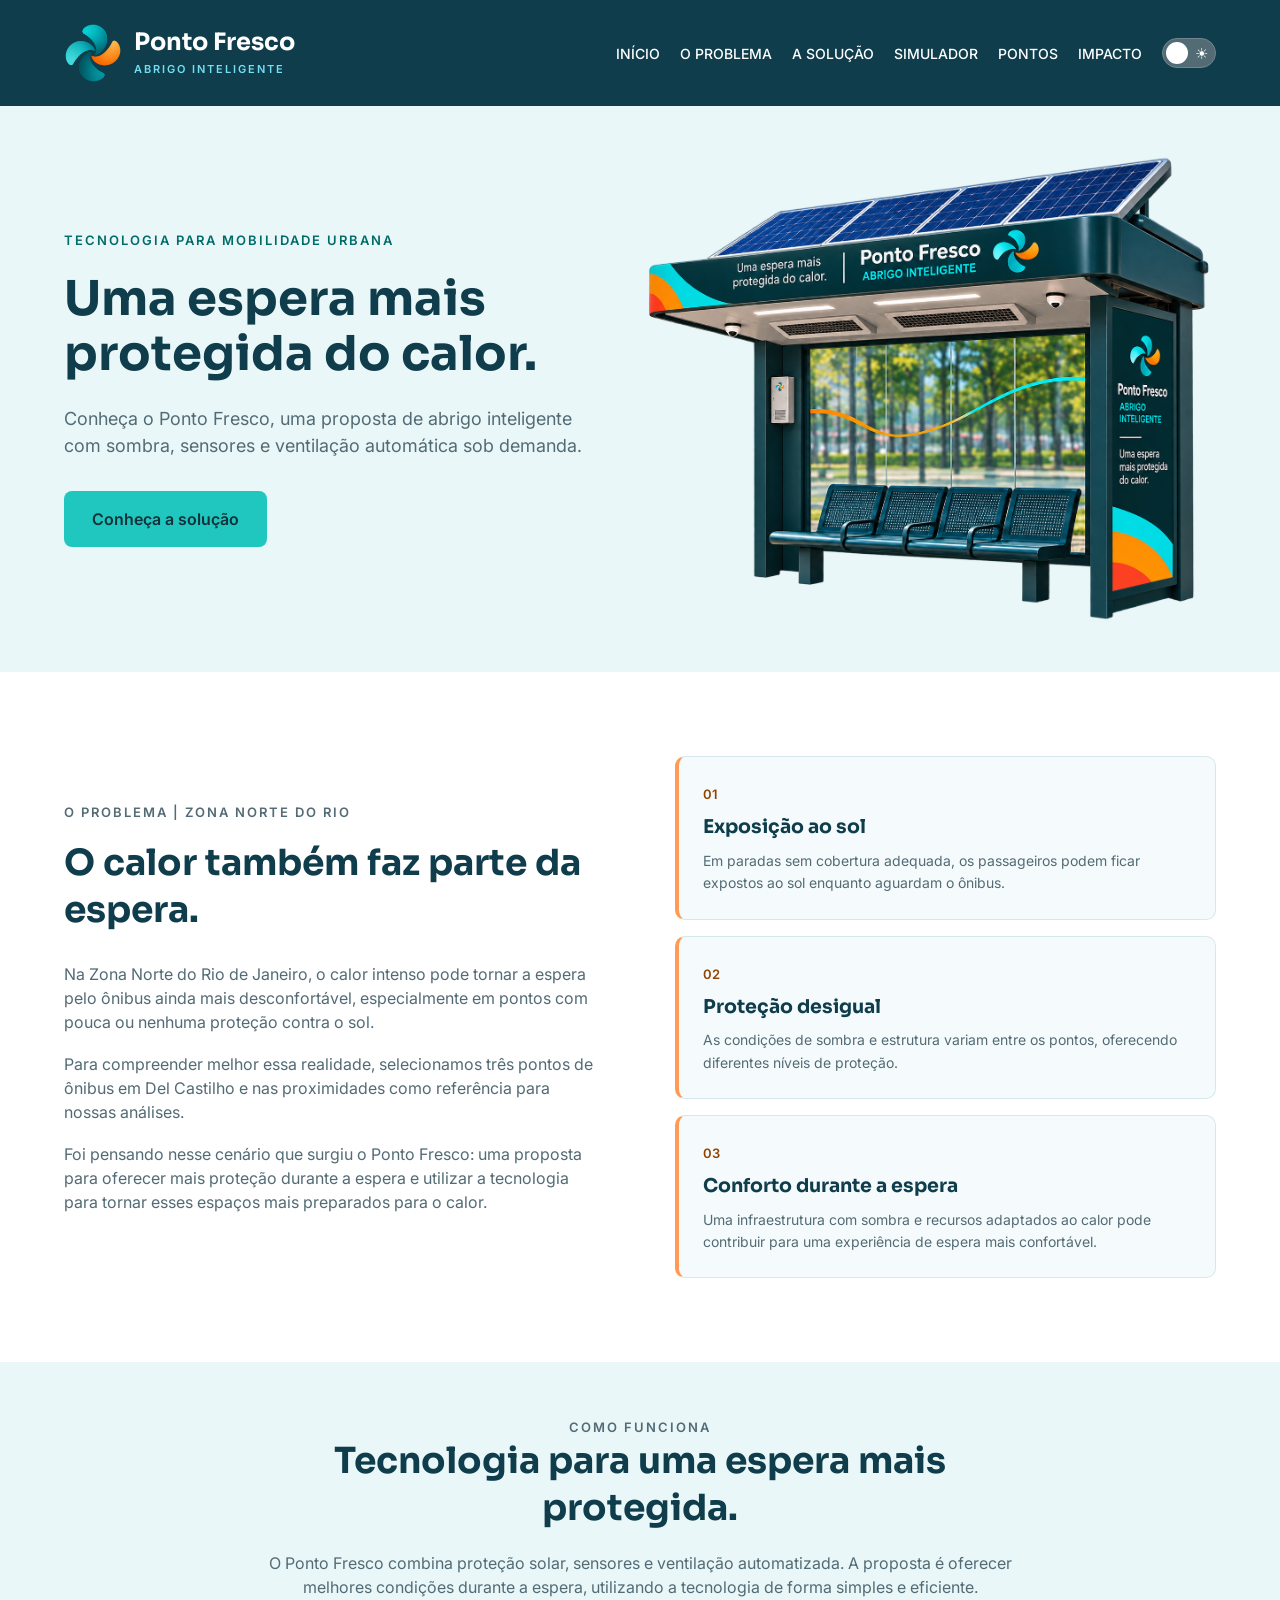
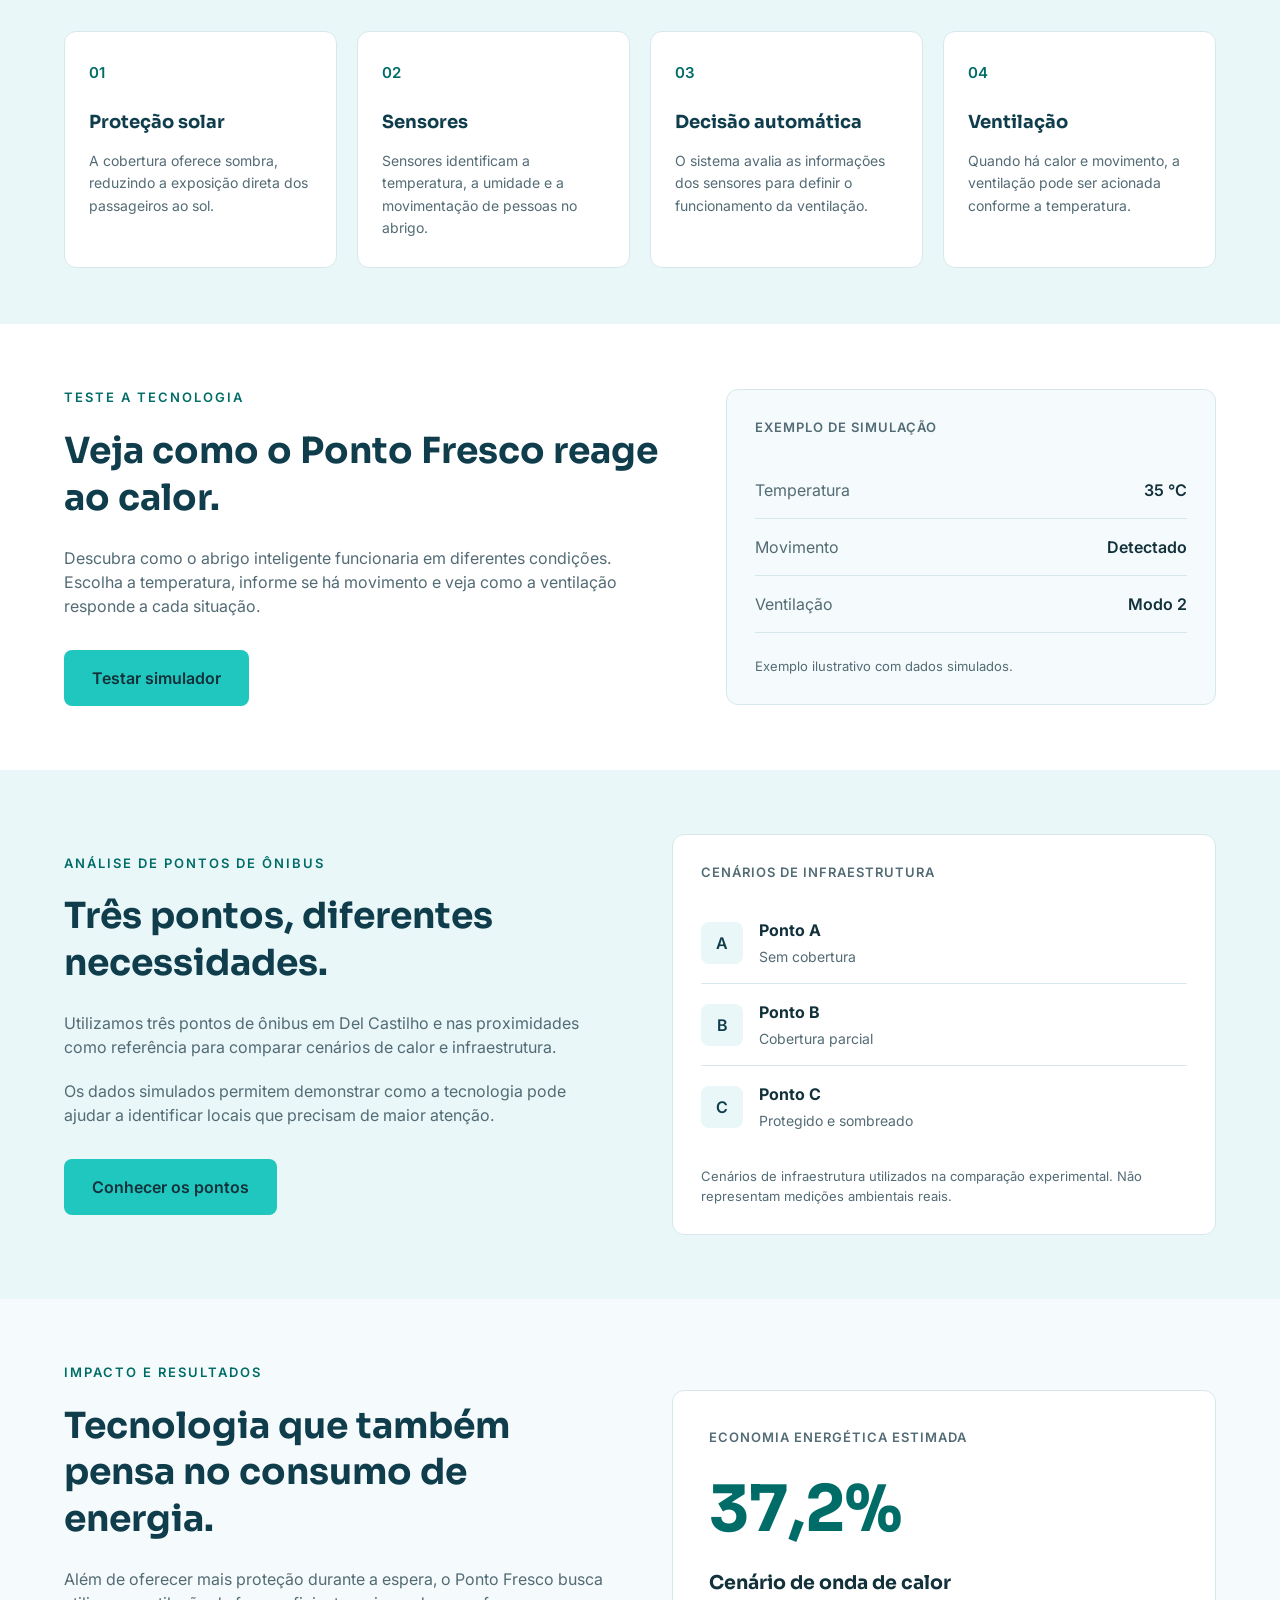
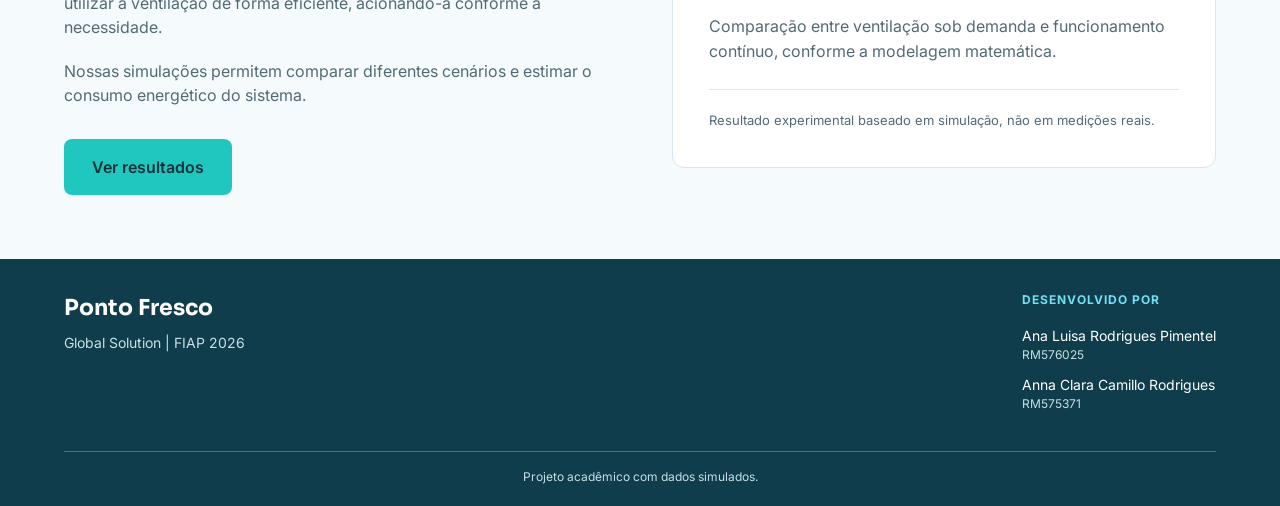
<file: frontend-webdev/index.html>
<!doctype html>
<html lang="pt-BR">
  <head>
    <meta charset="UTF-8" />
    <meta name="viewport" content="width=device-width, initial-scale=1.0" />
    <title>Ponto Fresco | Abrigo Inteligente</title>
    <link rel="preconnect" href="https://fonts.googleapis.com" />
    <link rel="preconnect" href="https://fonts.gstatic.com" crossorigin />
    <link
      href="https://fonts.googleapis.com/css2?family=Inter:wght@400;500;600&family=Sora:wght@600;700&display=swap"
      rel="stylesheet"
    />

    <link rel="stylesheet" href="css/style.css" />
  </head>
  <body>
    <header>
      <div class="container cabecalho">
        <a href="index.html" class="marca">
          <img
            src="assets/images/logo-ponto-fresco.png"
            alt="Símbolo do Ponto Fresco"
            class="logo"
          />

          <div class="marca-textos">
            <strong>Ponto Fresco</strong>
            <span>ABRIGO INTELIGENTE</span>
          </div>
        </a>

        <nav>
          <ul>
            <li><a href="index.html">INÍCIO</a></li>
            <li><a href="#problema">O PROBLEMA</a></li>
            <li><a href="#solucao">A SOLUÇÃO</a></li>
            <li><a href="html/simulador.html">SIMULADOR</a></li>
            <li><a href="html/pontos.html">PONTOS</a></li>
            <li><a href="html/resultados.html">IMPACTO</a></li>
            <li>
              <button
                type="button"
                id="botao-tema"
                class="botao-tema"
                aria-label="Ativar modo escuro"
                aria-pressed="false"
              >
                <span class="icone-sol" aria-hidden="true">☀</span>
                <span class="icone-lua" aria-hidden="true">☾</span>
                <span class="circulo-tema" aria-hidden="true"></span>
              </button>
            </li>
          </ul>
        </nav>
      </div>
    </header>

    <main>
      <section class="hero">
        <div class="container hero-conteudo">
          <div class="hero-texto">
            <p class="hero-etiqueta">TECNOLOGIA PARA MOBILIDADE URBANA</p>

            <h1>Uma espera mais protegida do calor.</h1>

            <p class="hero-descricao">
              Conheça o Ponto Fresco, uma proposta de abrigo inteligente com
              sombra, sensores e ventilação automática sob demanda.
            </p>

            <a href="#solucao" class="botao-principal"> Conheça a solução </a>
          </div>

          <figure class="hero-visual">
            <img
              src="assets/images/abrigo-ponto-fresco.png"
              alt="Representação conceitual do abrigo inteligente Ponto Fresco"
            />
          </figure>
        </div>
      </section>

      <section id="problema" class="problema">
        <div class="container problema-conteudo">
          <div class="problema-texto">
            <p class="problema-etiqueta">O PROBLEMA | ZONA NORTE DO RIO</p>

            <h2>O calor também faz parte da espera.</h2>

            <p>
              Na Zona Norte do Rio de Janeiro, o calor intenso pode tornar a
              espera pelo ônibus ainda mais desconfortável, especialmente em
              pontos com pouca ou nenhuma proteção contra o sol.
            </p>

            <p>
              Para compreender melhor essa realidade, selecionamos três pontos
              de ônibus em Del Castilho e nas proximidades como referência para
              nossas análises.
            </p>

            <p>
              Foi pensando nesse cenário que surgiu o Ponto Fresco: uma proposta
              para oferecer mais proteção durante a espera e utilizar a
              tecnologia para tornar esses espaços mais preparados para o calor.
            </p>
          </div>

          <div class="problema-cards">
            <article class="problema-card">
              <span>01</span>
              <h3>Exposição ao sol</h3>
              <p>
                Em paradas sem cobertura adequada, os passageiros podem ficar
                expostos ao sol enquanto aguardam o ônibus.
              </p>
            </article>

            <article class="problema-card">
              <span>02</span>
              <h3>Proteção desigual</h3>
              <p>
                As condições de sombra e estrutura variam entre os pontos,
                oferecendo diferentes níveis de proteção.
              </p>
            </article>

            <article class="problema-card">
              <span>03</span>
              <h3>Conforto durante a espera</h3>
              <p>
                Uma infraestrutura com sombra e recursos adaptados ao calor pode
                contribuir para uma experiência de espera mais confortável.
              </p>
            </article>
          </div>
        </div>
      </section>

      <section id="solucao" class="solucao">
        <div class="container">
          <div class="solucao-introducao">
            <p class="solucao-etiqueta">COMO FUNCIONA</p>

            <h2>Tecnologia para uma espera mais protegida.</h2>

            <p>
              O Ponto Fresco combina proteção solar, sensores e ventilação
              automatizada. A proposta é oferecer melhores condições durante a
              espera, utilizando a tecnologia de forma simples e eficiente.
            </p>
          </div>

          <div class="solucao-etapas">
            <article class="solucao-card">
              <span>01</span>
              <h3>Proteção solar</h3>
              <p>
                A cobertura oferece sombra, reduzindo a exposição direta dos
                passageiros ao sol.
              </p>
            </article>

            <article class="solucao-card">
              <span>02</span>
              <h3>Sensores</h3>
              <p>
                Sensores identificam a temperatura, a umidade e a movimentação
                de pessoas no abrigo.
              </p>
            </article>

            <article class="solucao-card">
              <span>03</span>
              <h3>Decisão automática</h3>
              <p>
                O sistema avalia as informações dos sensores para definir o
                funcionamento da ventilação.
              </p>
            </article>

            <article class="solucao-card">
              <span>04</span>
              <h3>Ventilação</h3>
              <p>
                Quando há calor e movimento, a ventilação pode ser acionada
                conforme a temperatura.
              </p>
            </article>
          </div>
        </div>
      </section>

      <section id="simulador" class="chamada-simulador">
        <div class="container simulador-conteudo">
          <div class="simulador-texto">
            <p class="simulador-etiqueta">TESTE A TECNOLOGIA</p>

            <h2>Veja como o Ponto Fresco reage ao calor.</h2>

            <p class="simulador-descricao">
              Descubra como o abrigo inteligente funcionaria em diferentes
              condições. Escolha a temperatura, informe se há movimento e veja
              como a ventilação responde a cada situação.
            </p>

            <a href="html/simulador.html" class="botao-principal">
              Testar simulador
            </a>
          </div>

          <div class="simulador-previa">
            <p class="simulador-previa-titulo">EXEMPLO DE SIMULAÇÃO</p>

            <div class="simulador-linha">
              <span>Temperatura</span>
              <strong>35 °C</strong>
            </div>

            <div class="simulador-linha">
              <span>Movimento</span>
              <strong>Detectado</strong>
            </div>

            <div class="simulador-linha">
              <span>Ventilação</span>
              <strong>Modo 2</strong>
            </div>

            <p class="simulador-aviso">
              Exemplo ilustrativo com dados simulados.
            </p>
          </div>
        </div>
      </section>

      <section id="comparador" class="chamada-pontos">
        <div class="container pontos-conteudo">
          <div class="pontos-texto">
            <p class="pontos-etiqueta">ANÁLISE DE PONTOS DE ÔNIBUS</p>

            <h2>Três pontos, diferentes necessidades.</h2>

            <p class="pontos-descricao">
              Utilizamos três pontos de ônibus em Del Castilho e nas
              proximidades como referência para comparar cenários de calor e
              infraestrutura.
            </p>

            <p class="pontos-descricao">
              Os dados simulados permitem demonstrar como a tecnologia pode
              ajudar a identificar locais que precisam de maior atenção.
            </p>

            <a href="html/pontos.html" class="botao-principal">
              Conhecer os pontos
            </a>
          </div>

          <div class="pontos-previa">
            <p class="pontos-previa-titulo">CENÁRIOS DE INFRAESTRUTURA</p>

            <div class="ponto-linha">
              <span class="ponto-letra">A</span>

              <div class="ponto-detalhe">
                <strong>Ponto A</strong>
                <span>Sem cobertura</span>
              </div>
            </div>

            <div class="ponto-linha">
              <span class="ponto-letra">B</span>

              <div class="ponto-detalhe">
                <strong>Ponto B</strong>
                <span>Cobertura parcial</span>
              </div>
            </div>

            <div class="ponto-linha">
              <span class="ponto-letra">C</span>

              <div class="ponto-detalhe">
                <strong>Ponto C</strong>
                <span>Protegido e sombreado</span>
              </div>
            </div>

            <p class="pontos-aviso">
              Cenários de infraestrutura utilizados na comparação experimental.
              Não representam medições ambientais reais.
            </p>
          </div>
        </div>
      </section>

      <section id="impacto" class="chamada-impacto">
        <div class="container impacto-conteudo">
          <div class="impacto-texto">
            <p class="impacto-etiqueta">IMPACTO E RESULTADOS</p>

            <h2>Tecnologia que também pensa no consumo de energia.</h2>

            <p class="impacto-descricao">
              Além de oferecer mais proteção durante a espera, o Ponto Fresco
              busca utilizar a ventilação de forma eficiente, acionando-a
              conforme a necessidade.
            </p>

            <p class="impacto-descricao">
              Nossas simulações permitem comparar diferentes cenários e estimar
              o consumo energético do sistema.
            </p>

            <a href="html/resultados.html" class="botao-principal">
              Ver resultados
            </a>
          </div>

          <div class="impacto-indicador">
            <p class="impacto-indicador-titulo">ECONOMIA ENERGÉTICA ESTIMADA</p>

            <strong class="impacto-numero"> 37,2% </strong>

            <h3>Cenário de onda de calor</h3>

            <p>
              Comparação entre ventilação sob demanda e funcionamento contínuo,
              conforme a modelagem matemática.
            </p>

            <p class="impacto-aviso">
              Resultado experimental baseado em simulação, não em medições
              reais.
            </p>
          </div>
        </div>
      </section>
    </main>

    <footer>
      <div class="container">
        <div class="rodape-conteudo">
          <div class="rodape-projeto">
            <h3>Ponto Fresco</h3>
            <p>Global Solution | FIAP 2026</p>
          </div>

          <div class="rodape-integrantes">
            <h3>DESENVOLVIDO POR</h3>

            <p>
              Ana Luisa Rodrigues Pimentel
              <span>RM576025</span>
            </p>

            <p>
              Anna Clara Camillo Rodrigues
              <span>RM575371</span>
            </p>
          </div>
        </div>

        <div class="rodape-final">
          <p>Projeto acadêmico com dados simulados.</p>
        </div>
      </div>
    </footer>

    <script src="js/tema.js"></script>
  </body>
</html>
</file>
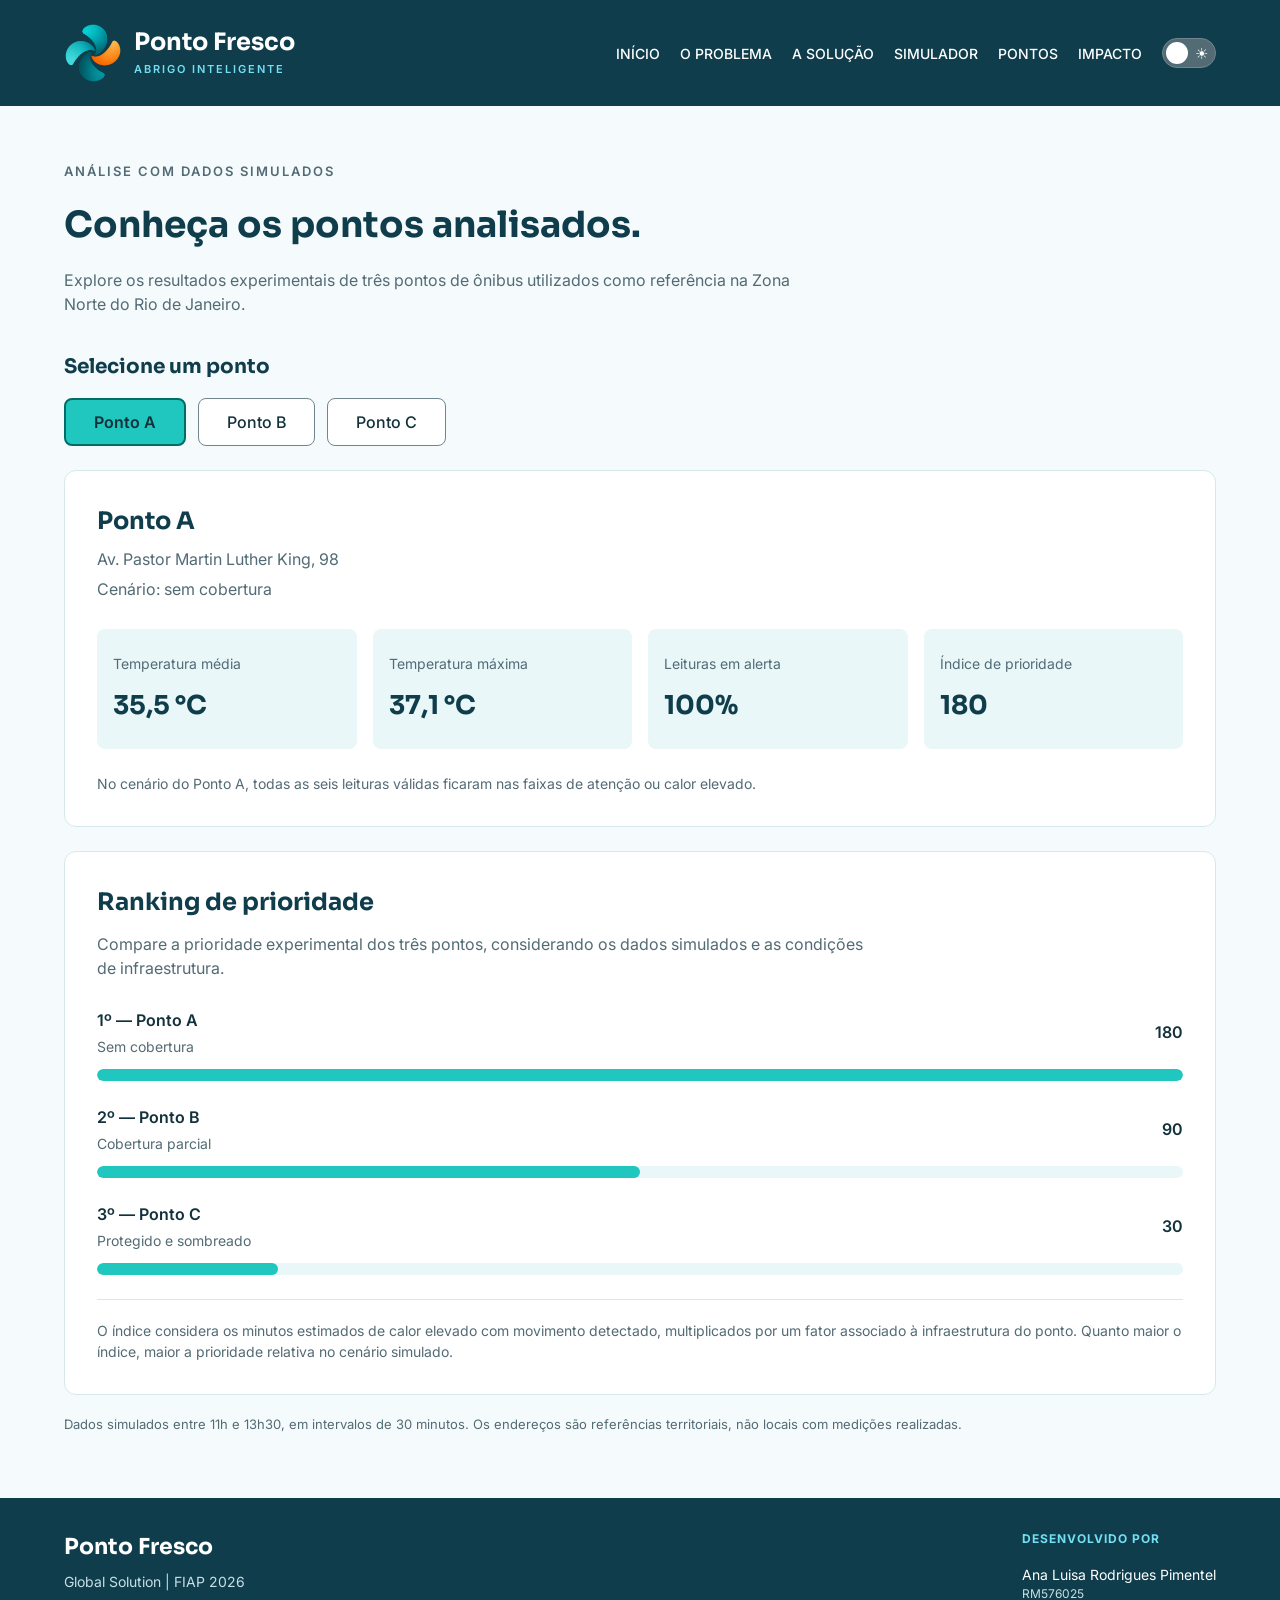
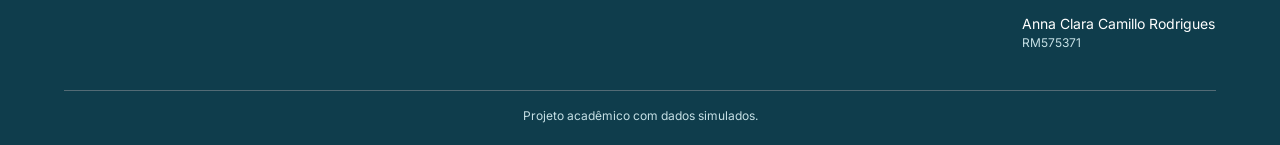
<file: frontend-webdev/html/pontos.html>
<!doctype html>
<html lang="pt-BR">
  <head>
    <meta charset="UTF-8" />
    <meta name="viewport" content="width=device-width, initial-scale=1.0" />
    <title>Pontos analisados | Ponto Fresco</title>
    <link rel="preconnect" href="https://fonts.googleapis.com" />
    <link rel="preconnect" href="https://fonts.gstatic.com" crossorigin />
    <link
      href="https://fonts.googleapis.com/css2?family=Inter:wght@400;500;600&family=Sora:wght@600;700&display=swap"
      rel="stylesheet"
    />

    <link rel="stylesheet" href="../css/style.css" />
  </head>
  <body>
    <header>
      <div class="container cabecalho">
        <a href="../index.html" class="marca">
          <img
            src="../assets/images/logo-ponto-fresco.png"
            alt="Símbolo do Ponto Fresco"
            class="logo"
          />

          <div class="marca-textos">
            <strong>Ponto Fresco</strong>
            <span>ABRIGO INTELIGENTE</span>
          </div>
        </a>

        <nav>
          <ul>
            <li><a href="../index.html">INÍCIO</a></li>
            <li><a href="../index.html#problema"> O PROBLEMA </a></li>
            <li><a href="../index.html#solucao"> A SOLUÇÃO </a></li>
            <li><a href="simulador.html">SIMULADOR</a></li>
            <li><a href="pontos.html">PONTOS</a></li>
            <li><a href="resultados.html">IMPACTO</a></li>
            <li>
              <button
                type="button"
                id="botao-tema"
                class="botao-tema"
                aria-label="Ativar modo escuro"
                aria-pressed="false"
              >
                <span class="icone-sol" aria-hidden="true">☀</span>
                <span class="icone-lua" aria-hidden="true">☾</span>
                <span class="circulo-tema" aria-hidden="true"></span>
              </button>
            </li>
          </ul>
        </nav>
      </div>
    </header>

    <main>
      <section class="pagina-pontos">
        <div class="container">
          <!-- INTRODUÇÃO -->

          <div class="analise-introducao">
            <p class="analise-etiqueta">ANÁLISE COM DADOS SIMULADOS</p>

            <h1>Conheça os pontos analisados.</h1>

            <p>
              Explore os resultados experimentais de três pontos de ônibus
              utilizados como referência na Zona Norte do Rio de Janeiro.
            </p>
          </div>

          <!-- SELEÇÃO DOS PONTOS -->

          <div class="seletor-pontos">
            <h2>Selecione um ponto</h2>

            <div
              class="botoes-pontos"
              role="group"
              aria-label="Selecionar ponto de ônibus"
            >
              <button
                type="button"
                class="botao-ponto ativo"
                value="A"
                aria-pressed="true"
              >
                Ponto A
              </button>

              <button
                type="button"
                class="botao-ponto"
                value="B"
                aria-pressed="false"
              >
                Ponto B
              </button>

              <button
                type="button"
                class="botao-ponto"
                value="C"
                aria-pressed="false"
              >
                Ponto C
              </button>
            </div>
          </div>

          <!-- RESULTADOS DO PONTO -->

          <article class="painel-ponto">
            <div class="painel-ponto-cabecalho">
              <h2 id="ponto-nome">Ponto A</h2>

              <p id="ponto-endereco">Av. Pastor Martin Luther King, 98</p>

              <p id="ponto-cobertura">Cenário: sem cobertura</p>
            </div>

            <div class="indicadores-ponto">
              <div class="indicador-ponto">
                <span>Temperatura média</span>
                <strong id="ponto-media"> 35,5 °C </strong>
              </div>

              <div class="indicador-ponto">
                <span>Temperatura máxima</span>
                <strong id="ponto-maxima"> 37,1 °C </strong>
              </div>

              <div class="indicador-ponto">
                <span>Leituras em alerta</span>
                <strong id="ponto-alertas"> 100% </strong>
              </div>

              <div class="indicador-ponto">
                <span>Índice de prioridade</span>
                <strong id="ponto-prioridade"> 180 </strong>
              </div>
            </div>

            <p class="ponto-observacao" id="ponto-observacao">
              No cenário do Ponto A, todas as seis leituras válidas ficaram nas
              faixas de atenção ou calor elevado.
            </p>
          </article>

          <!-- RANKING DE PRIORIDADE -->

          <div class="ranking-pontos">
            <div class="ranking-introducao">
              <h2>Ranking de prioridade</h2>

              <p>
                Compare a prioridade experimental dos três pontos, considerando
                os dados simulados e as condições de infraestrutura.
              </p>
            </div>

            <ol class="ranking-lista">
              <li class="ranking-item">
                <div class="ranking-topo">
                  <div>
                    <strong>1º — Ponto A</strong>
                    <span>Sem cobertura</span>
                  </div>

                  <strong>180</strong>
                </div>

                <div class="ranking-trilha">
                  <div class="ranking-barra ranking-a"></div>
                </div>
              </li>

              <li class="ranking-item">
                <div class="ranking-topo">
                  <div>
                    <strong>2º — Ponto B</strong>
                    <span>Cobertura parcial</span>
                  </div>

                  <strong>90</strong>
                </div>

                <div class="ranking-trilha">
                  <div class="ranking-barra ranking-b"></div>
                </div>
              </li>

              <li class="ranking-item">
                <div class="ranking-topo">
                  <div>
                    <strong>3º — Ponto C</strong>
                    <span>Protegido e sombreado</span>
                  </div>

                  <strong>30</strong>
                </div>

                <div class="ranking-trilha">
                  <div class="ranking-barra ranking-c"></div>
                </div>
              </li>
            </ol>

            <p class="ranking-explicacao">
              O índice considera os minutos estimados de calor elevado com
              movimento detectado, multiplicados por um fator associado à
              infraestrutura do ponto. Quanto maior o índice, maior a prioridade
              relativa no cenário simulado.
            </p>
          </div>

          <p class="analise-aviso">
            Dados simulados entre 11h e 13h30, em intervalos de 30 minutos. Os
            endereços são referências territoriais, não locais com medições
            realizadas.
          </p>
        </div>
      </section>
    </main>

    <footer>
      <div class="container">
        <div class="rodape-conteudo">
          <div class="rodape-projeto">
            <h3>Ponto Fresco</h3>
            <p>Global Solution | FIAP 2026</p>
          </div>

          <div class="rodape-integrantes">
            <h3>DESENVOLVIDO POR</h3>

            <p>
              Ana Luisa Rodrigues Pimentel
              <span>RM576025</span>
            </p>

            <p>
              Anna Clara Camillo Rodrigues
              <span>RM575371</span>
            </p>
          </div>
        </div>

        <div class="rodape-final">
          <p>Projeto acadêmico com dados simulados.</p>
        </div>
      </div>
    </footer>

    <script src="../js/pontos.js"></script>
    <script src="../js/tema.js"></script>
  </body>
</html>
</file>
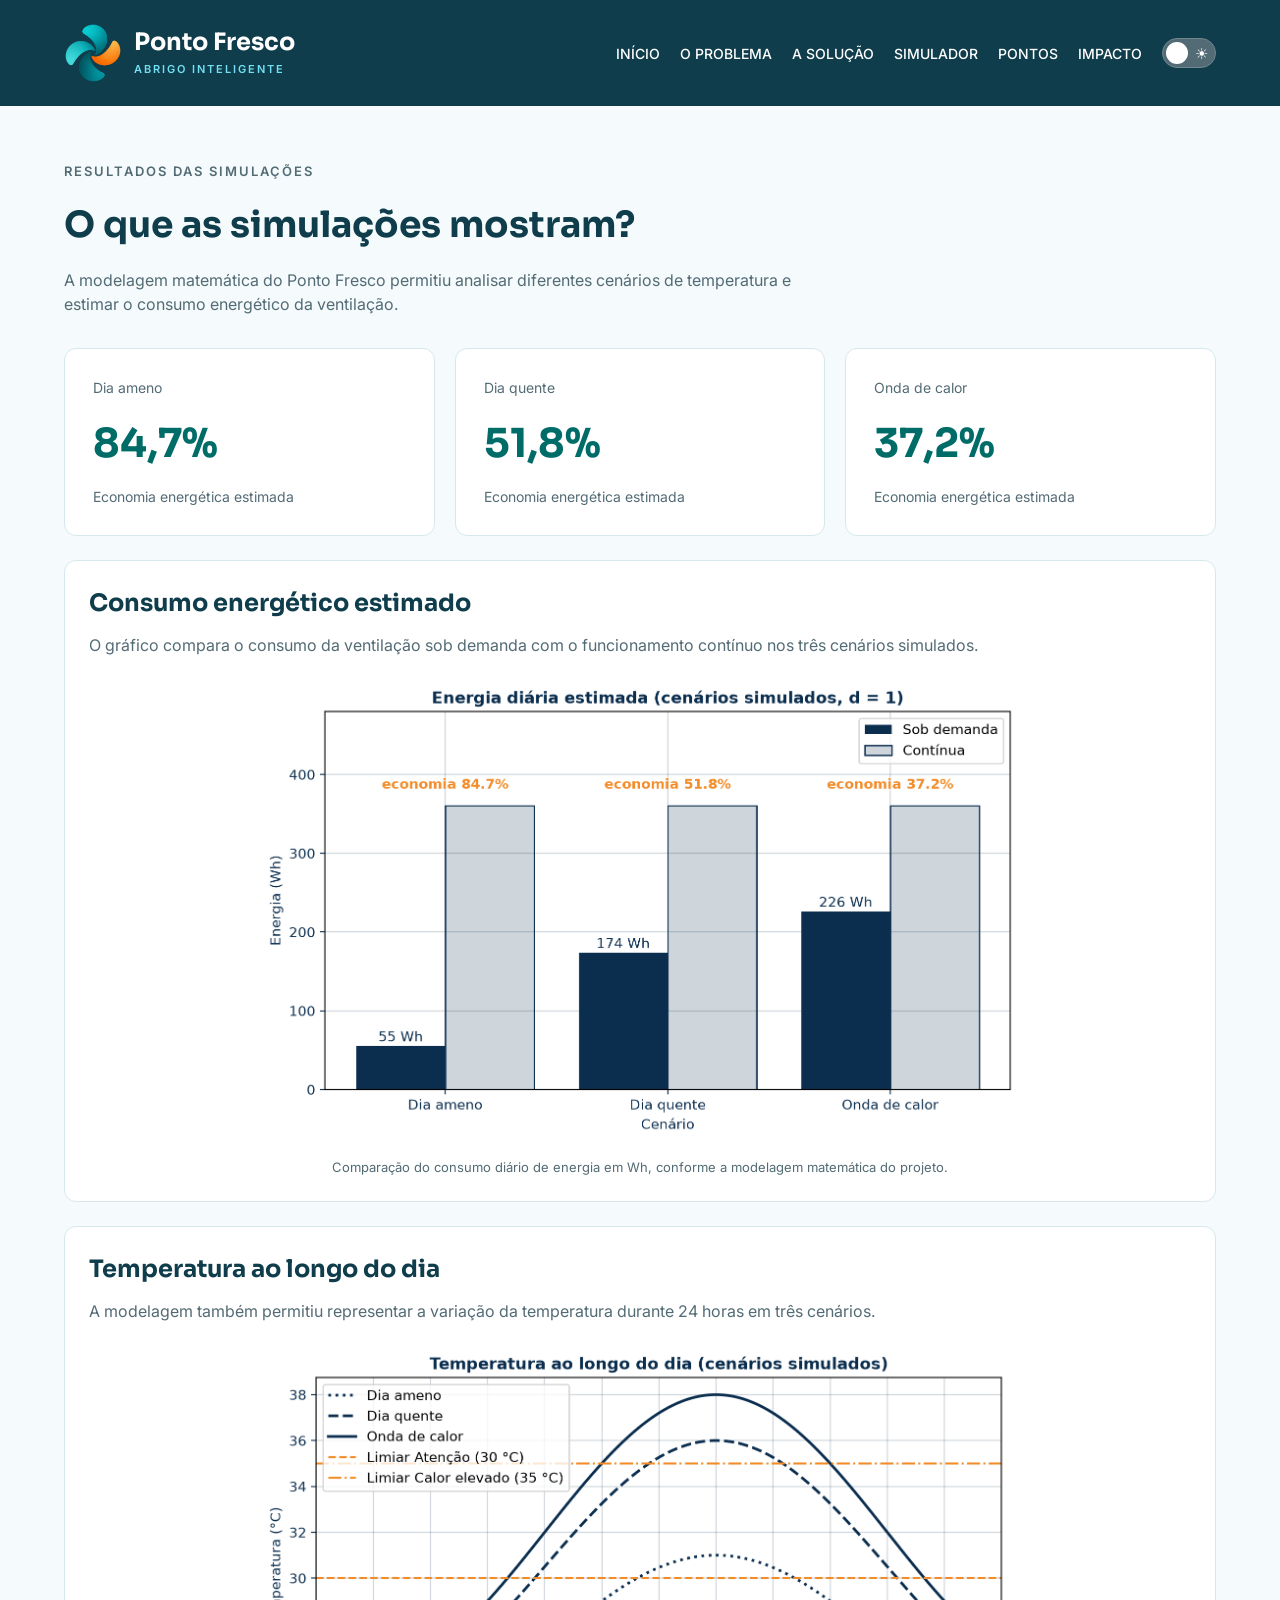
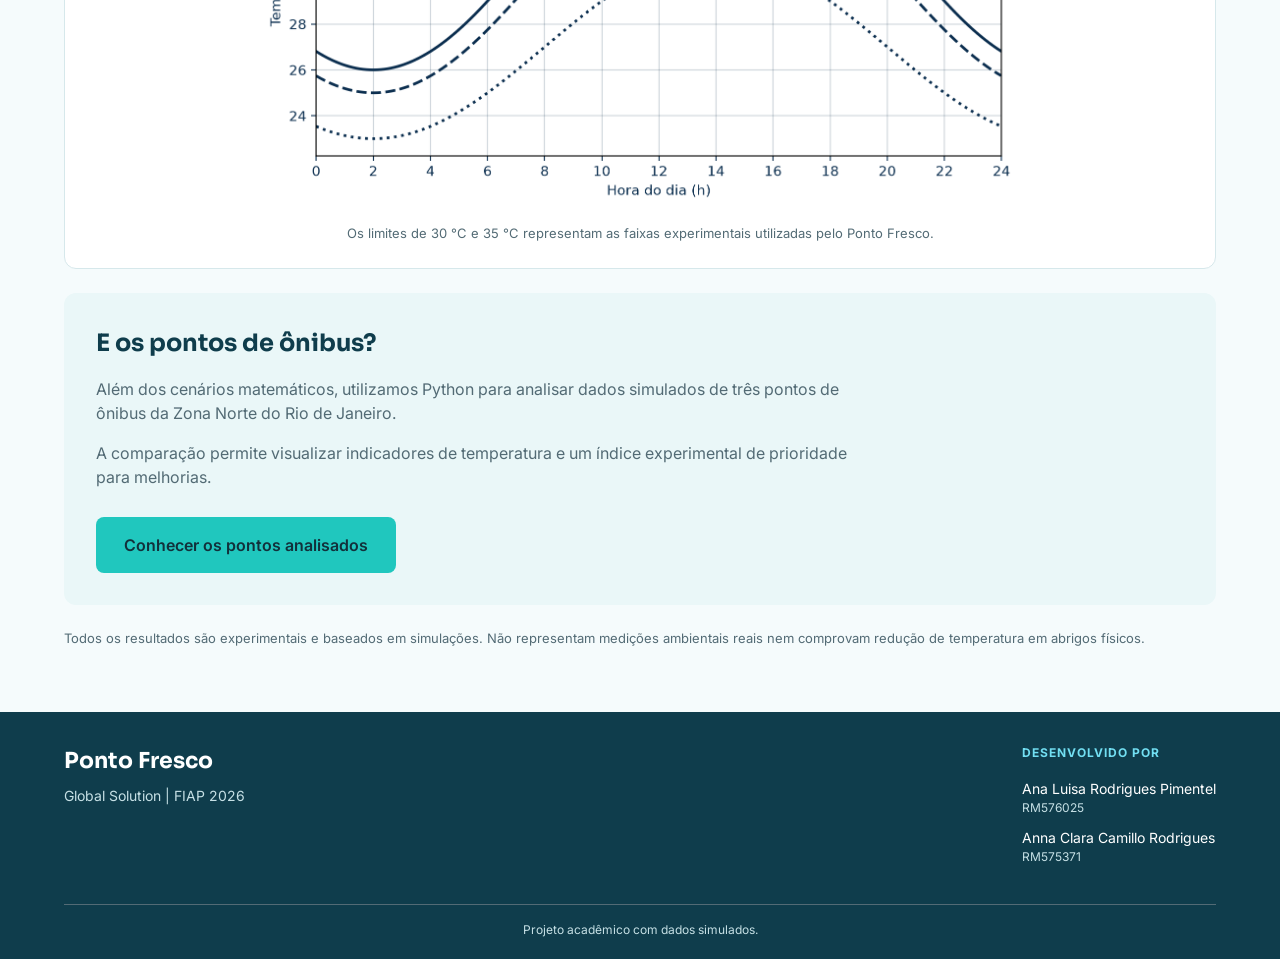
<file: frontend-webdev/html/resultados.html>
<!doctype html>
<html lang="pt-BR">
  <head>
    <meta charset="UTF-8" />
    <meta name="viewport" content="width=device-width, initial-scale=1.0" />
    <title>Resultados | Ponto Fresco</title>
    <link rel="preconnect" href="https://fonts.googleapis.com" />
    <link rel="preconnect" href="https://fonts.gstatic.com" crossorigin />
    <link
      href="https://fonts.googleapis.com/css2?family=Inter:wght@400;500;600&family=Sora:wght@600;700&display=swap"
      rel="stylesheet"
    />

    <link rel="stylesheet" href="../css/style.css" />
  </head>
  <body>
    <header>
      <div class="container cabecalho">
        <a href="../index.html" class="marca">
          <img
            src="../assets/images/logo-ponto-fresco.png"
            alt="Símbolo do Ponto Fresco"
            class="logo"
          />

          <div class="marca-textos">
            <strong>Ponto Fresco</strong>
            <span>ABRIGO INTELIGENTE</span>
          </div>
        </a>

        <nav>
          <ul>
            <li><a href="../index.html">INÍCIO</a></li>
            <li><a href="../index.html#problema"> O PROBLEMA </a></li>
            <li><a href="../index.html#solucao"> A SOLUÇÃO </a></li>
            <li><a href="simulador.html">SIMULADOR</a></li>
            <li><a href="pontos.html">PONTOS</a></li>
            <li><a href="resultados.html">IMPACTO</a></li>
            <li>
              <button
                type="button"
                id="botao-tema"
                class="botao-tema"
                aria-label="Ativar modo escuro"
                aria-pressed="false"
              >
                <span class="icone-sol" aria-hidden="true">☀</span>
                <span class="icone-lua" aria-hidden="true">☾</span>
                <span class="circulo-tema" aria-hidden="true"></span>
              </button>
            </li>
          </ul>
        </nav>
      </div>
    </header>

    <main>
      <section class="pagina-resultados">
        <div class="container">
          <!-- INTRODUÇÃO -->

          <div class="resultados-introducao">
            <p class="resultados-etiqueta">RESULTADOS DAS SIMULAÇÕES</p>

            <h1>O que as simulações mostram?</h1>

            <p>
              A modelagem matemática do Ponto Fresco permitiu analisar
              diferentes cenários de temperatura e estimar o consumo energético
              da ventilação.
            </p>
          </div>

          <!-- INDICADORES DE ECONOMIA -->

          <div class="resultados-resumo">
            <article class="resultado-indicador">
              <span>Dia ameno</span>
              <strong>84,7%</strong>
              <p>Economia energética estimada</p>
            </article>

            <article class="resultado-indicador">
              <span>Dia quente</span>
              <strong>51,8%</strong>
              <p>Economia energética estimada</p>
            </article>

            <article class="resultado-indicador">
              <span>Onda de calor</span>
              <strong>37,2%</strong>
              <p>Economia energética estimada</p>
            </article>
          </div>

          <!-- GRÁFICO DE ENERGIA -->

          <div class="resultados-grafico">
            <h2>Consumo energético estimado</h2>

            <p>
              O gráfico compara o consumo da ventilação sob demanda com o
              funcionamento contínuo nos três cenários simulados.
            </p>

            <figure>
              <img
                src="../assets/images/graficos/4_energia_cenarios.png"
                alt="Gráfico comparativo do consumo energético da ventilação sob demanda e contínua nos cenários de dia ameno, dia quente e onda de calor."
              />

              <figcaption>
                Comparação do consumo diário de energia em Wh, conforme a
                modelagem matemática do projeto.
              </figcaption>
            </figure>
          </div>

          <!-- GRÁFICO DE TEMPERATURA -->

          <div class="resultados-grafico">
            <h2>Temperatura ao longo do dia</h2>

            <p>
              A modelagem também permitiu representar a variação da temperatura
              durante 24 horas em três cenários.
            </p>

            <figure>
              <img
                src="../assets/images/graficos/1_temperatura_cenarios.png"
                alt="Gráfico da temperatura ao longo de 24 horas nos cenários de dia ameno, dia quente e onda de calor, com limites de 30 e 35 graus Celsius."
              />

              <figcaption>
                Os limites de 30 °C e 35 °C representam as faixas experimentais
                utilizadas pelo Ponto Fresco.
              </figcaption>
            </figure>
          </div>

          <!-- RELAÇÃO COM PYTHON -->

          <div class="resultados-conclusao">
            <h2>E os pontos de ônibus?</h2>

            <p>
              Além dos cenários matemáticos, utilizamos Python para analisar
              dados simulados de três pontos de ônibus da Zona Norte do Rio de
              Janeiro.
            </p>

            <p>
              A comparação permite visualizar indicadores de temperatura e um
              índice experimental de prioridade para melhorias.
            </p>

            <a href="pontos.html" class="botao-principal">
              Conhecer os pontos analisados
            </a>
          </div>

          <p class="resultados-aviso">
            Todos os resultados são experimentais e baseados em simulações. Não
            representam medições ambientais reais nem comprovam redução de
            temperatura em abrigos físicos.
          </p>
        </div>
      </section>
    </main>

    <footer>
      <div class="container">
        <div class="rodape-conteudo">
          <div class="rodape-projeto">
            <h3>Ponto Fresco</h3>
            <p>Global Solution | FIAP 2026</p>
          </div>

          <div class="rodape-integrantes">
            <h3>DESENVOLVIDO POR</h3>

            <p>
              Ana Luisa Rodrigues Pimentel
              <span>RM576025</span>
            </p>

            <p>
              Anna Clara Camillo Rodrigues
              <span>RM575371</span>
            </p>
          </div>
        </div>

        <div class="rodape-final">
          <p>Projeto acadêmico com dados simulados.</p>
        </div>
      </div>
    </footer>

    <script src="../js/tema.js"></script>
  </body>
</html>
</file>
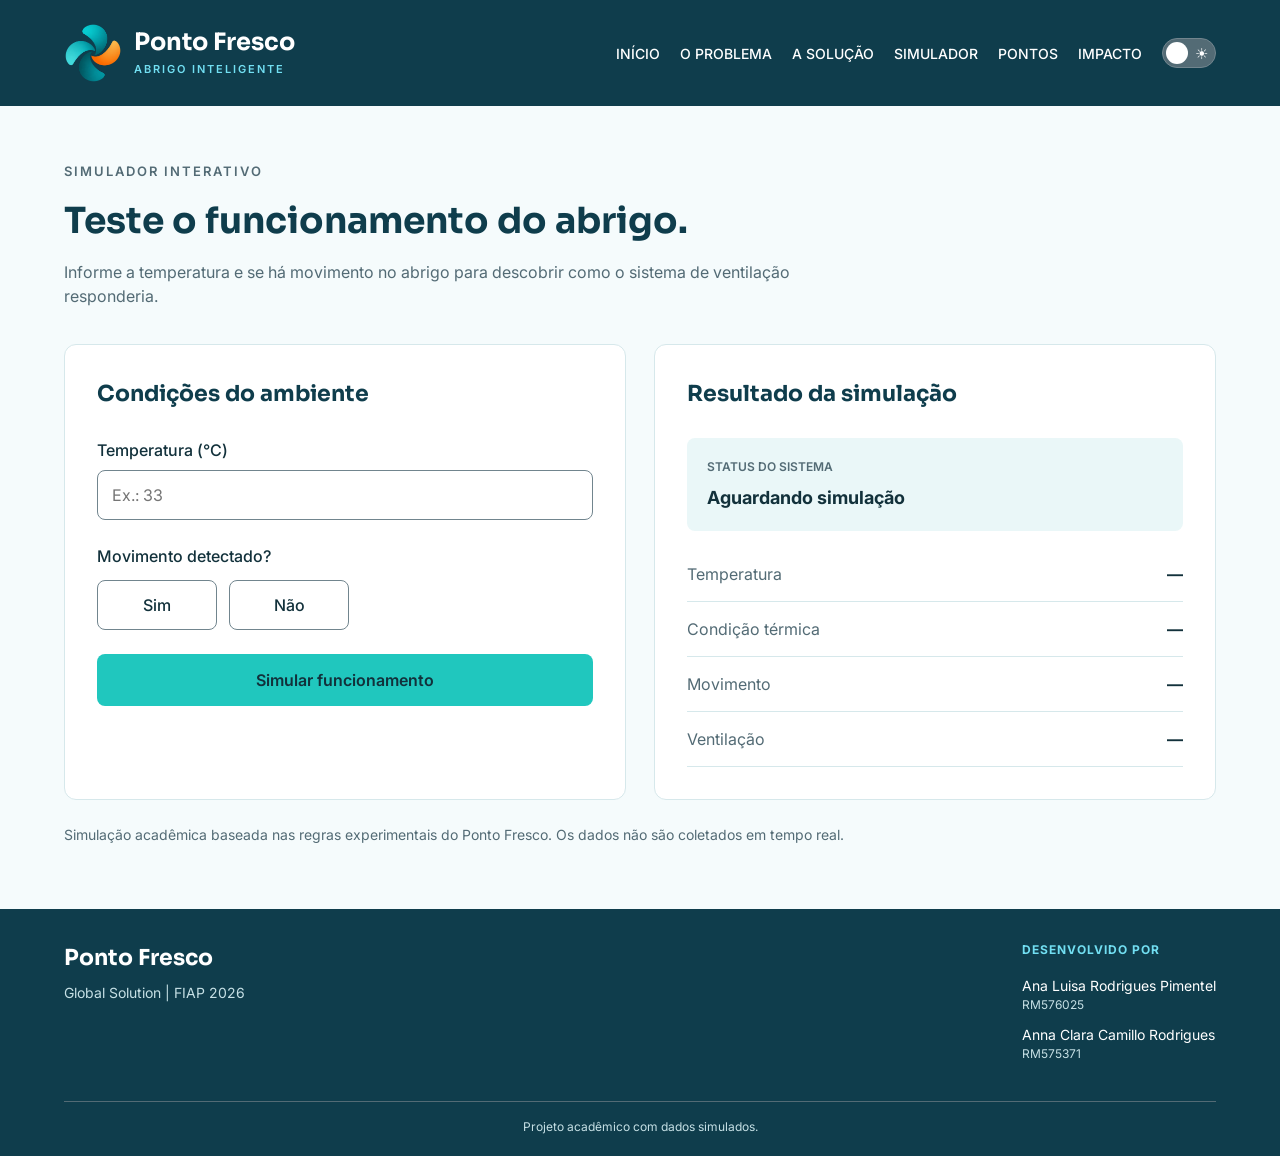
<file: frontend-webdev/html/simulador.html>
<!doctype html>
<html lang="pt-BR">
  <head>
    <meta charset="UTF-8" />
    <meta name="viewport" content="width=device-width, initial-scale=1.0" />
    <title>Simulador | Ponto Fresco</title>
    <link rel="preconnect" href="https://fonts.googleapis.com" />
    <link rel="preconnect" href="https://fonts.gstatic.com" crossorigin />
    <link
      href="https://fonts.googleapis.com/css2?family=Inter:wght@400;500;600&family=Sora:wght@600;700&display=swap"
      rel="stylesheet"
    />

    <link rel="stylesheet" href="../css/style.css" />
  </head>
  <body>
    <header>
      <div class="container cabecalho">
        <a href="../index.html" class="marca">
          <img
            src="../assets/images/logo-ponto-fresco.png"
            alt="Símbolo do Ponto Fresco"
            class="logo"
          />

          <div class="marca-textos">
            <strong>Ponto Fresco</strong>
            <span>ABRIGO INTELIGENTE</span>
          </div>
        </a>

        <nav>
          <ul>
            <li><a href="../index.html">INÍCIO</a></li>
            <li><a href="../index.html#problema"> O PROBLEMA </a></li>
            <li><a href="../index.html#solucao"> A SOLUÇÃO </a></li>
            <li><a href="simulador.html">SIMULADOR</a></li>
            <li><a href="pontos.html">PONTOS</a></li>
            <li><a href="resultados.html">IMPACTO</a></li>
            <li>
              <button
                type="button"
                id="botao-tema"
                class="botao-tema"
                aria-label="Ativar modo escuro"
                aria-pressed="false"
              >
                <span class="icone-sol" aria-hidden="true">☀</span>
                <span class="icone-lua" aria-hidden="true">☾</span>
                <span class="circulo-tema" aria-hidden="true"></span>
              </button>
            </li>
          </ul>
        </nav>
      </div>
    </header>

    <main>
      <section class="pagina-simulador">
        <div class="container">
          <div class="simulador-introducao">
            <p class="simulador-pagina-etiqueta">SIMULADOR INTERATIVO</p>

            <h1>Teste o funcionamento do abrigo.</h1>

            <p>
              Informe a temperatura e se há movimento no abrigo para descobrir
              como o sistema de ventilação responderia.
            </p>
          </div>

          <div class="simulador-layout">
            <!-- FORMULÁRIO -->

            <div class="simulador-painel">
              <h2>Condições do ambiente</h2>

              <form id="form-simulador" novalidate>
                <div class="campo-simulador">
                  <label for="temperatura"> Temperatura (°C) </label>

                  <input
                    type="number"
                    id="temperatura"
                    name="temperatura"
                    min="0"
                    max="60"
                    step="0.1"
                    placeholder="Ex.: 33"
                    required
                  />
                </div>

                <div class="campo-simulador">
                  <fieldset class="grupo-movimento">
                    <legend>Movimento detectado?</legend>

                    <div class="opcoes-movimento">
                      <label class="opcao-movimento">
                        <input
                          type="radio"
                          name="movimento"
                          value="sim"
                          required
                        />
                        <span>Sim</span>
                      </label>

                      <label class="opcao-movimento">
                        <input
                          type="radio"
                          name="movimento"
                          value="nao"
                          required
                        />
                        <span>Não</span>
                      </label>
                    </div>
                  </fieldset>
                </div>

                <button
                  type="button"
                  id="botao-simular"
                  class="botao-principal simulador-botao"
                >
                  Simular funcionamento
                </button>

                <p id="mensagem-erro" class="simulador-erro" role="alert"></p>
              </form>
            </div>

            <!-- RESULTADO -->

            <div class="simulador-painel">
              <h2>Resultado da simulação</h2>

              <div
                class="simulador-status"
                id="resultado-simulacao"
                aria-live="polite"
              >
                <span>STATUS DO SISTEMA</span>

                <strong id="status-sistema"> Aguardando simulação </strong>
              </div>

              <div class="simulador-dado">
                <span>Temperatura</span>
                <strong id="resultado-temperatura">—</strong>
              </div>

              <div class="simulador-dado">
                <span>Condição térmica</span>
                <strong id="resultado-condicao">—</strong>
              </div>

              <div class="simulador-dado">
                <span>Movimento</span>
                <strong id="resultado-movimento">—</strong>
              </div>

              <div class="simulador-dado">
                <span>Ventilação</span>
                <strong id="resultado-ventilacao">—</strong>
              </div>
            </div>
          </div>

          <p class="simulador-observacao">
            Simulação acadêmica baseada nas regras experimentais do Ponto
            Fresco. Os dados não são coletados em tempo real.
          </p>
        </div>
      </section>
    </main>

    <footer>
      <div class="container">
        <div class="rodape-conteudo">
          <div class="rodape-projeto">
            <h3>Ponto Fresco</h3>
            <p>Global Solution | FIAP 2026</p>
          </div>

          <div class="rodape-integrantes">
            <h3>DESENVOLVIDO POR</h3>

            <p>
              Ana Luisa Rodrigues Pimentel
              <span>RM576025</span>
            </p>

            <p>
              Anna Clara Camillo Rodrigues
              <span>RM575371</span>
            </p>
          </div>
        </div>

        <div class="rodape-final">
          <p>Projeto acadêmico com dados simulados.</p>
        </div>
      </div>
    </footer>

    <script src="../js/simulador.js"></script>
    <script src="../js/tema.js"></script>
  </body>
</html>
</file>
<file: frontend-webdev/css/style.css>
/* CONFIGURAÇÕES GERAIS */

* {
  margin: 0;
  padding: 0;
  box-sizing: border-box;
}

body {
  font-family: "Inter", sans-serif;
  font-size: 16px;
  line-height: 1.5;
  background-color: #f5fbfc;
  color: #12313b;
}

.container {
  max-width: 1200px;
  margin: 0 auto;
  padding: 0 24px;
}

a {
  text-decoration: none;
}

h1,
h2 {
  font-family: "Sora", sans-serif;
  font-weight: 700;
}

/* CABEÇALHO */

header {
  background-color: #0f3d4c;
  color: #ffffff;
}

.cabecalho {
  display: flex;
  align-items: center;
  justify-content: space-between;
  gap: 32px;
  padding-top: 24px;
  padding-bottom: 24px;
}

/* LOGO E IDENTIDADE */

.marca {
  display: flex;
  align-items: center;
  gap: 12px;
  color: #ffffff;
}

.logo {
  width: 58px;
  height: 58px;
  object-fit: contain;
}

.marca-textos {
  display: flex;
  flex-direction: column;
  gap: 4px;
}

.marca-textos strong {
  font-family: "Sora", sans-serif;
  font-size: 24px;
  line-height: 1.2;
}

.marca-textos span {
  font-size: 11px;
  font-weight: 600;
  letter-spacing: 2px;
  color: #72dff2;
}

nav ul {
  display: flex;
  align-items: center;
  flex-wrap: wrap;
  gap: 20px;
  list-style: none;
}

nav ul li {
  display: flex;
  align-items: center;
}

nav a {
  display: flex;
  align-items: center;
  min-height: 30px;
  color: #ffffff;
  font-size: 14px;
  font-weight: 500;
}

nav a:hover {
  color: #72dff2;
}

a:focus-visible {
  outline: 3px solid #006c68;
  outline-offset: 4px;
}

header a:focus-visible {
  outline-color: #72dff2;
}

/* BOTÃO CLARO E ESCURO */

.botao-tema {
  position: relative;
  display: block;
  width: 54px;
  height: 30px;
  padding: 0;
  border: 1px solid #71858e;
  border-radius: 30px;
  background-color: #536b75;
  cursor: pointer;
}

/* CÍRCULO DO SELETOR */

.circulo-tema {
  position: absolute;
  top: 3px;
  left: 3px;
  width: 22px;
  height: 22px;
  background-color: #ffffff;
  border-radius: 50%;
  z-index: 1;
  transition: transform 0.2s;
}

/* ÍCONES DE SOL E LUA */

.icone-sol,
.icone-lua {
  position: absolute;
  top: 50%;
  transform: translateY(-50%);
  color: #ffffff;
  font-size: 15px;
  line-height: 1;
}

.icone-sol {
  right: 7px;
}

.icone-lua {
  left: 7px;
}

/* BOTÃO NO MODO ESCURO */

body.tema-escuro .botao-tema {
  background-color: #091e26;
}

body.tema-escuro .circulo-tema {
  transform: translateX(24px);
}

/* NAVEGAÇÃO POR TECLADO */

.botao-tema:focus-visible {
  outline: 3px solid #72dff2;
  outline-offset: 3px;
}

/* HERO */

.hero {
  background-color: #eaf7f8;
  padding: 50px 0;
}

.hero-conteudo {
  display: grid;
  grid-template-columns: 1fr 1.05fr;
  align-items: center;
  gap: 32px;
}

.hero-texto {
  max-width: 620px;
}

.hero-etiqueta {
  color: #006c68;
  font-size: 13px;
  font-weight: 600;
  letter-spacing: 2px;
  margin-bottom: 20px;
}

.hero h1 {
  color: #0f3d4c;
  font-size: 48px;
  line-height: 1.15;
  margin-bottom: 24px;
}

.hero-descricao {
  color: #536b75;
  font-size: 18px;
  max-width: 560px;
  margin-bottom: 32px;
}

.botao-principal {
  display: inline-block;
  background-color: #20c7be;
  color: #12313b;
  font-weight: 600;
  padding: 16px 28px;
  border-radius: 8px;
}

.botao-principal:hover {
  background-color: #72dff2;
}

.hero-visual {
  position: relative;
  display: flex;
  justify-content: center;
  align-items: center;
  min-height: 460px;
}

.hero-visual img {
  position: relative;
  display: block;
  width: 100%;
  max-width: 640px;
  height: auto;
}

/* SEÇÕES */

main section {
  padding: 84px 0;
}

main section:nth-of-type(odd) {
  background-color: #eaf7f8;
}

section h2 {
  color: #0f3d4c;
  font-size: 32px;
  margin-bottom: 20px;
}

section p {
  max-width: 780px;
}

/* SEÇÃO O PROBLEMA */

.problema {
  background-color: #ffffff;
}

.problema-conteudo {
  display: grid;
  grid-template-columns: 1fr 1fr;
  align-items: center;
  gap: 70px;
}

.problema-etiqueta {
  color: #006c68;
  font-size: 13px;
  font-weight: 600;
  letter-spacing: 2px;
  margin-bottom: 20px;
}

.problema-texto h2 {
  font-family: "Sora", sans-serif;
  font-size: 36px;
  line-height: 1.3;
  color: #0f3d4c;
  margin-bottom: 28px;
}

.problema-texto p {
  color: #536b75;
  margin-bottom: 18px;
}

.problema-cards {
  display: flex;
  flex-direction: column;
  gap: 16px;
}

.problema-card {
  background-color: #f5fbfc;
  border: 1px solid #d6e8eb;
  border-left: 4px solid #ff9b54;
  border-radius: 10px;
  padding: 24px;
}

.problema-card span {
  color: #924300;
  font-size: 13px;
  font-weight: 600;
}

.problema-card h3 {
  font-family: "Sora", sans-serif;
  font-size: 19px;
  color: #0f3d4c;
  margin: 8px 0;
}

.problema-card p {
  color: #536b75;
  font-size: 14px;
  line-height: 1.6;
}

/* SEÇÃO O ABRIGO INTELIGENTE */

#solucao {
  background-color: #eaf7f8;
  padding: 56px 0;
}

.solucao-introducao {
  max-width: 800px;
  margin: 0 auto 32px;
  text-align: center;
}

.solucao-etiqueta {
  color: #006c68;
  font-size: 13px;
  font-weight: 600;
  letter-spacing: 2px;
  margin-bottom: 20px;
}

.solucao-introducao h2 {
  font-size: 36px;
  line-height: 1.3;
  margin-bottom: 20px;
}

.solucao-introducao p {
  color: #536b75;
  margin: 0 auto;
}

.solucao-etapas {
  display: grid;
  grid-template-columns: repeat(4, 1fr);
  gap: 20px;
}

.solucao-card {
  background-color: #ffffff;
  border: 1px solid #d6e8eb;
  border-radius: 12px;
  padding: 28px 24px;
}

.solucao-card span {
  display: inline-block;
  color: #006c68;
  font-size: 15px;
  font-weight: 600;
  margin-bottom: 24px;
}

.solucao-card h3 {
  font-family: "Sora", sans-serif;
  font-size: 18px;
  color: #0f3d4c;
  margin-bottom: 14px;
}

.solucao-card p {
  color: #536b75;
  font-size: 14px;
  line-height: 1.6;
}

/* SEÇÃO SIMULADOR */

#simulador {
  background-color: #ffffff;
  padding: 64px 0;
}

.simulador-conteudo {
  display: grid;
  grid-template-columns: 1.1fr 0.9fr;
  align-items: center;
  gap: 64px;
}

.simulador-etiqueta {
  color: #006c68;
  font-size: 13px;
  font-weight: 600;
  letter-spacing: 2px;
  margin-bottom: 20px;
}

.simulador-texto h2 {
  font-size: 36px;
  line-height: 1.3;
  margin-bottom: 24px;
}

.simulador-descricao {
  color: #536b75;
  margin-bottom: 32px;
}

.simulador-previa {
  background-color: #f5fbfc;
  border: 1px solid #d6e8eb;
  border-radius: 12px;
  padding: 28px;
}

.simulador-previa-titulo {
  color: #536b75;
  font-size: 13px;
  font-weight: 600;
  letter-spacing: 1px;
  margin-bottom: 24px;
}

.simulador-linha {
  display: flex;
  align-items: center;
  justify-content: space-between;
  gap: 20px;
  padding: 16px 0;
  border-bottom: 1px solid #d6e8eb;
}

.simulador-linha span {
  color: #536b75;
}

.simulador-linha strong {
  color: #12313b;
  font-weight: 600;
}

.simulador-aviso {
  color: #536b75;
  font-size: 13px;
  margin-top: 24px;
}

/* SEÇÃO COMPARADOR DE PONTOS */

#comparador {
  background-color: #eaf7f8;
  padding: 64px 0;
}

.pontos-conteudo {
  display: grid;
  grid-template-columns: 1fr 1fr;
  align-items: center;
  gap: 64px;
}

.pontos-etiqueta {
  color: #006c68;
  font-size: 13px;
  font-weight: 600;
  letter-spacing: 2px;
  margin-bottom: 20px;
}

.pontos-texto h2 {
  font-size: 36px;
  line-height: 1.3;
  margin-bottom: 24px;
}

.pontos-descricao {
  color: #536b75;
  margin-bottom: 20px;
}

.pontos-texto .botao-principal {
  margin-top: 12px;
}

.pontos-previa {
  background-color: #ffffff;
  border: 1px solid #d6e8eb;
  border-radius: 12px;
  padding: 28px;
}

.pontos-previa-titulo {
  color: #536b75;
  font-size: 13px;
  font-weight: 600;
  letter-spacing: 1px;
  margin-bottom: 20px;
}

.ponto-linha {
  display: flex;
  align-items: center;
  gap: 16px;
  padding: 16px 0;
}

.ponto-linha + .ponto-linha {
  border-top: 1px solid #d6e8eb;
}

.ponto-letra {
  display: flex;
  align-items: center;
  justify-content: center;
  width: 42px;
  height: 42px;
  background-color: #eaf7f8;
  color: #0f3d4c;
  border-radius: 8px;
  font-weight: 600;
}

.ponto-detalhe {
  display: flex;
  flex-direction: column;
  gap: 4px;
}

.ponto-detalhe strong {
  color: #12313b;
}

.ponto-detalhe span {
  color: #536b75;
  font-size: 14px;
}

.pontos-aviso {
  color: #536b75;
  font-size: 13px;
  margin-top: 20px;
}

/* SEÇÃO IMPACTO E RESULTADOS */

#impacto {
  background-color: #f5fbfc;
  padding: 64px 0;
}

.impacto-conteudo {
  display: grid;
  grid-template-columns: 1fr 1fr;
  align-items: center;
  gap: 64px;
}

.impacto-etiqueta {
  color: #006c68;
  font-size: 13px;
  font-weight: 600;
  letter-spacing: 2px;
  margin-bottom: 20px;
}

.impacto-texto h2 {
  font-size: 36px;
  line-height: 1.3;
  margin-bottom: 24px;
}

.impacto-descricao {
  color: #536b75;
  margin-bottom: 20px;
}

.impacto-texto .botao-principal {
  margin-top: 12px;
}

.impacto-indicador {
  background-color: #ffffff;
  border: 1px solid #d6e8eb;
  border-radius: 12px;
  padding: 36px;
}

.impacto-indicador-titulo {
  color: #536b75;
  font-size: 13px;
  font-weight: 600;
  letter-spacing: 1px;
  margin-bottom: 24px;
}

.impacto-numero {
  display: block;
  font-family: "Sora", sans-serif;
  font-size: 64px;
  color: #006c68;
  line-height: 1.2;
  margin-bottom: 20px;
}

.impacto-indicador h3 {
  font-family: "Sora", sans-serif;
  font-size: 19px;
  color: #12313b;
  margin-bottom: 16px;
}

.impacto-indicador p {
  color: #536b75;
  line-height: 1.6;
}

.impacto-indicador .impacto-aviso {
  border-top: 1px solid #d6e8eb;
  padding-top: 20px;
  margin-top: 24px;
  font-size: 13px;
}

/* PÁGINA DO SIMULADOR */

main section.pagina-simulador {
  background-color: #f5fbfc;
  padding: 56px 0 64px;
}

.simulador-introducao {
  margin-bottom: 36px;
}

.simulador-pagina-etiqueta {
  color: #006c68;
  font-size: 13px;
  font-weight: 600;
  letter-spacing: 2px;
  margin-bottom: 16px;
}

.simulador-introducao h1 {
  color: #0f3d4c;
  font-size: 36px;
  line-height: 1.3;
  margin-bottom: 16px;
}

.simulador-introducao p {
  color: #536b75;
  max-width: 750px;
}

/* ORGANIZAÇÃO DOS PAINÉIS */

.simulador-layout {
  display: grid;
  grid-template-columns: 1fr 1fr;
  gap: 28px;
  align-items: stretch;
}

.simulador-painel {
  background-color: #ffffff;
  border: 1px solid #d6e8eb;
  border-radius: 12px;
  padding: 32px;
}

.simulador-painel h2 {
  font-size: 22px;
  color: #0f3d4c;
  margin-bottom: 28px;
}

/* CAMPOS DO FORMULÁRIO */

.campo-simulador {
  margin-bottom: 24px;
}

.campo-simulador label {
  display: block;
  color: #12313b;
  font-weight: 500;
  margin-bottom: 8px;
}

.campo-simulador input[type="number"] {
  width: 100%;
  padding: 14px;
  border: 1px solid #71858e;
  border-radius: 8px;
  background-color: #ffffff;
  color: #12313b;
  font-family: "Inter", sans-serif;
  font-size: 16px;
}

.campo-simulador input[type="number"]:focus-visible {
  outline: 3px solid #006c68;
  outline-offset: 2px;
}

.simulador-botao {
  width: 100%;
  border: none;
  font-family: "Inter", sans-serif;
  font-size: 16px;
  cursor: pointer;
  text-align: center;
}

.simulador-erro {
  color: #a92e2c;
  font-size: 14px;
  margin-top: 16px;
}

/* CAMPOS COM ERRO */

.campo-simulador input[type="number"].campo-erro {
  border: 2px solid #a92e2c;
  background-color: #fff7f6;
}

.grupo-movimento.campo-erro legend {
  color: #a92e2c;
}

.grupo-movimento.campo-erro .opcao-movimento span {
  border: 2px solid #a92e2c;
}

/* OPÇÕES DE MOVIMENTO */

.grupo-movimento {
  border: none;
  padding: 0;
  margin: 0;
}

.grupo-movimento legend {
  color: #12313b;
  font-weight: 500;
  margin-bottom: 12px;
}

.opcoes-movimento {
  display: flex;
  gap: 12px;
}

.campo-simulador .opcao-movimento {
  position: relative;
  cursor: pointer;
  margin-bottom: 0;
}

/* Mantém o radio acessível ao teclado */
.opcao-movimento input[type="radio"] {
  position: absolute;
  opacity: 0;
  width: 1px;
  height: 1px;
}

/* Aparência dos botões */
.opcao-movimento span {
  display: flex;
  align-items: center;
  justify-content: center;
  width: 120px;
  padding: 12px 20px;
  background-color: #ffffff;
  color: #12313b;
  border: 1px solid #71858e;
  border-radius: 8px;
  font-weight: 500;
}

/* Ao selecionar uma opção */
.opcao-movimento input:checked + span {
  background-color: #20c7be;
  color: #12313b;
  border: 2px solid #006c68;
  font-weight: 600;
}

/* Ao passar o mouse */
.opcao-movimento:hover span {
  background-color: #eaf7f8;
}

.opcao-movimento input:checked + span:hover {
  background-color: #20c7be;
}

/* Foco ao navegar com o teclado */
.opcao-movimento input:focus-visible + span {
  outline: 3px solid #006c68;
  outline-offset: 3px;
}

/* RESULTADOS */

.simulador-status {
  background-color: #eaf7f8;
  border-radius: 8px;
  padding: 20px;
  margin-bottom: 16px;
}

.simulador-status span {
  display: block;
  color: #536b75;
  font-size: 12px;
  font-weight: 600;
  margin-bottom: 8px;
}

.simulador-status strong {
  color: #12313b;
  font-size: 18px;
}

/* ESTADOS VISUAIS DO SIMULADOR */

.simulador-status.status-normal {
  background-color: #e7f5f2;
  border-left: 4px solid #006c68;
}

.simulador-status.status-normal strong {
  color: #006c68;
}

.simulador-status.status-atencao {
  background-color: #fff1de;
  border-left: 4px solid #924300;
}

.simulador-status.status-atencao strong {
  color: #924300;
}

.simulador-status.status-calor {
  background-color: #fce9e8;
  border-left: 4px solid #a92e2c;
}

.simulador-status.status-calor strong {
  color: #a92e2c;
}

.simulador-status.status-sem-movimento {
  background-color: #eaf7f8;
  border-left: 4px solid #536b75;
}

.simulador-status.status-sem-movimento strong {
  color: #12313b;
}

.simulador-dado {
  display: flex;
  justify-content: space-between;
  gap: 16px;
  padding: 15px 0;
  border-bottom: 1px solid #d6e8eb;
}

.simulador-dado span {
  color: #536b75;
}

.simulador-dado strong {
  color: #12313b;
  text-align: right;
}

/* INFORMAÇÕES ADICIONAIS */

.simulador-observacao {
  color: #536b75;
  font-size: 14px;
  max-width: none;
  margin-top: 24px;
}

/* PÁGINA PONTOS ANALISADOS */

main section.pagina-pontos {
  background-color: #f5fbfc;
  padding: 56px 0 64px;
}

/* INTRODUÇÃO */

.analise-introducao {
  margin-bottom: 36px;
}

.analise-etiqueta {
  color: #006c68;
  font-size: 13px;
  font-weight: 600;
  letter-spacing: 2px;
  margin-bottom: 16px;
}

.analise-introducao h1 {
  font-size: 36px;
  font-family: "Sora", sans-serif;
  color: #0f3d4c;
  margin-bottom: 16px;
}

.analise-introducao p {
  color: #536b75;
  max-width: 750px;
}

/* SELEÇÃO DOS PONTOS */

.seletor-pontos {
  margin-bottom: 24px;
}

.seletor-pontos h2 {
  font-size: 20px;
  margin-bottom: 16px;
}

.botoes-pontos {
  display: flex;
  flex-wrap: wrap;
  gap: 12px;
}

.botao-ponto {
  padding: 12px 28px;
  border: 1px solid #71858e;
  border-radius: 8px;
  background-color: #ffffff;
  color: #12313b;
  font-family: "Inter", sans-serif;
  font-size: 16px;
  font-weight: 500;
  cursor: pointer;
}

.botao-ponto:hover {
  background-color: #eaf7f8;
}

.botao-ponto.ativo,
.botao-ponto.ativo:hover {
  background-color: #20c7be;
  border: 2px solid #006c68;
  font-weight: 600;
}

.botao-ponto:focus-visible {
  outline: 3px solid #006c68;
  outline-offset: 3px;
}

/* PAINEL DO PONTO */

.painel-ponto {
  background-color: #ffffff;
  border: 1px solid #d6e8eb;
  border-radius: 12px;
  padding: 32px;
}

.painel-ponto-cabecalho {
  margin-bottom: 28px;
}

.painel-ponto-cabecalho h2 {
  font-size: 24px;
  margin-bottom: 8px;
}

.painel-ponto-cabecalho p {
  color: #536b75;
  margin-bottom: 6px;
}

/* INDICADORES */

.indicadores-ponto {
  display: grid;
  grid-template-columns: repeat(4, 1fr);
  gap: 16px;
}

.indicador-ponto {
  background-color: #eaf7f8;
  border-radius: 8px;
  padding: 24px 16px;
}

.indicador-ponto span {
  display: block;
  color: #536b75;
  font-size: 14px;
  margin-bottom: 12px;
}

.indicador-ponto strong {
  display: block;
  color: #0f3d4c;
  font-family: "Sora", sans-serif;
  font-size: 26px;
}

/* OBSERVAÇÕES */

.ponto-observacao {
  color: #536b75;
  font-size: 14px;
  margin-top: 24px;
  max-width: none;
}

.analise-aviso {
  color: #536b75;
  font-size: 13px;
  margin-top: 20px;
  max-width: none;
}

/* RANKING DE PRIORIDADE */

.ranking-pontos {
  background-color: #ffffff;
  border: 1px solid #d6e8eb;
  border-radius: 12px;
  padding: 32px;
  margin-top: 24px;
}

.ranking-introducao {
  margin-bottom: 28px;
}

.ranking-introducao h2 {
  font-size: 24px;
  margin-bottom: 12px;
}

.ranking-introducao p {
  color: #536b75;
}

.ranking-lista {
  list-style: none;
}

.ranking-item {
  margin-bottom: 24px;
}

.ranking-topo {
  display: flex;
  justify-content: space-between;
  align-items: center;
  gap: 16px;
  margin-bottom: 12px;
}

.ranking-topo strong {
  color: #12313b;
  font-weight: 600;
}

.ranking-topo span {
  display: block;
  color: #536b75;
  font-size: 14px;
  margin-top: 4px;
}

.ranking-trilha {
  width: 100%;
  height: 12px;
  background-color: #eaf7f8;
  border-radius: 20px;
  overflow: hidden;
}

.ranking-barra {
  height: 100%;
  background-color: #20c7be;
  border-radius: 20px;
}

.ranking-a {
  width: 100%;
}

.ranking-b {
  width: 50%;
}

.ranking-c {
  width: 16.67%;
}

.ranking-explicacao {
  color: #536b75;
  font-size: 14px;
  border-top: 1px solid #d6e8eb;
  padding-top: 20px;
  margin-top: 8px;
  max-width: none;
}

/* PÁGINA DE RESULTADOS */

main section.pagina-resultados {
  background-color: #f5fbfc;
  padding: 56px 0 64px;
}

/* INTRODUÇÃO */

.resultados-introducao {
  margin-bottom: 32px;
}

.resultados-etiqueta {
  color: #006c68;
  font-size: 13px;
  font-weight: 600;
  letter-spacing: 2px;
  margin-bottom: 16px;
}

.resultados-introducao h1 {
  font-family: "Sora", sans-serif;
  color: #0f3d4c;
  font-size: 36px;
  margin-bottom: 16px;
}

.resultados-introducao p {
  color: #536b75;
  max-width: 750px;
}

/* INDICADORES */

.resultados-resumo {
  display: grid;
  grid-template-columns: repeat(3, 1fr);
  gap: 20px;
}

.resultado-indicador {
  background-color: #ffffff;
  border: 1px solid #d6e8eb;
  border-radius: 12px;
  padding: 28px;
}

.resultado-indicador span {
  display: block;
  color: #536b75;
  font-size: 14px;
  margin-bottom: 16px;
}

.resultado-indicador strong {
  display: block;
  font-family: "Sora", sans-serif;
  font-size: 40px;
  color: #006c68;
  margin-bottom: 12px;
}

.resultado-indicador p {
  color: #536b75;
  font-size: 14px;
}

/* GRÁFICOS */

.resultados-grafico {
  background-color: #ffffff;
  border: 1px solid #d6e8eb;
  border-radius: 12px;
  padding: 24px;
  margin-top: 24px;
}

.resultados-grafico h2 {
  font-size: 24px;
  margin-bottom: 12px;
}

.resultados-grafico p {
  color: #536b75;
  margin-bottom: 24px;
  max-width: none;
}

.resultados-grafico img {
  display: block;
  width: 100%;
  max-width: 760px;
  height: auto;
  margin: 0 auto;
}

.resultados-grafico figcaption {
  color: #536b75;
  font-size: 13px;
  text-align: center;
  margin-top: 16px;
}

.resultados-grafico figure {
  margin: 0;
}

/* CONCLUSÃO */

.resultados-conclusao {
  margin-top: 24px;
  padding: 32px;
  background-color: #eaf7f8;
  border-radius: 12px;
}

.resultados-conclusao h2 {
  font-size: 24px;
  margin-bottom: 16px;
}

.resultados-conclusao p {
  color: #536b75;
  margin-bottom: 16px;
}

.resultados-conclusao .botao-principal {
  margin-top: 12px;
}

/* OBSERVAÇÃO FINAL */

.resultados-aviso {
  color: #536b75;
  font-size: 13px;
  max-width: none;
  margin-top: 24px;
}

/* RODAPÉ */

footer {
  background-color: #0f3d4c;
  color: #ffffff;
  padding: 32px 0 20px;
}

.rodape-conteudo {
  display: flex;
  justify-content: space-between;
  gap: 40px;
  padding-bottom: 28px;
}

.rodape-projeto h3 {
  font-family: "Sora", sans-serif;
  font-size: 22px;
  margin-bottom: 8px;
}

.rodape-projeto p {
  color: #c6e0e5;
  font-size: 14px;
}

.rodape-integrantes h3 {
  font-family: "Inter", sans-serif;
  color: #72dff2;
  font-size: 12px;
  letter-spacing: 1px;
  margin-bottom: 16px;
}

.rodape-integrantes p {
  font-size: 14px;
  margin-bottom: 10px;
}

.rodape-integrantes span {
  display: block;
  color: #c6e0e5;
  font-size: 12px;
}

.rodape-final {
  border-top: 1px solid #536b75;
  padding-top: 16px;
  text-align: center;
}

.rodape-final p {
  color: #c6e0e5;
  font-size: 12px;
}

/* TABLETS */

@media (max-width: 1024px) {
  .solucao-etapas {
    grid-template-columns: repeat(2, 1fr);
  }
}

/* TELAS MENORES */

@media (max-width: 768px) {
  .cabecalho {
    flex-direction: column;
    align-items: flex-start;
    gap: 20px;
  }

  nav ul {
    align-items: center;
    gap: 12px 20px;
  }

  .hero {
    padding: 60px 0;
  }

  .hero-conteudo {
    grid-template-columns: 1fr;
    gap: 30px;
  }

  .hero-texto {
    max-width: 100%;
  }

  .hero h1 {
    font-size: 36px;
  }

  .hero-descricao {
    font-size: 16px;
  }

  .hero-visual {
    min-height: auto;
  }

  main section {
    padding: 64px 0;
  }

  section h2 {
    font-size: 28px;
  }

  .problema-conteudo {
    grid-template-columns: 1fr;
    gap: 32px;
  }

  .problema-texto h2 {
    font-size: 28px;
  }

  .problema-card {
    padding: 20px;
  }

  #solucao {
    padding: 48px 0;
  }

  .solucao-introducao h2 {
    font-size: 28px;
  }

  .solucao-etapas {
    grid-template-columns: 1fr;
  }

  .solucao-card {
    padding: 24px;
  }

  #simulador {
    padding: 48px 0;
  }

  .simulador-conteudo {
    grid-template-columns: 1fr;
    gap: 32px;
  }

  .simulador-texto h2 {
    font-size: 28px;
  }

  .simulador-previa {
    padding: 24px;
  }

  #comparador {
    padding: 48px 0;
  }

  .pontos-conteudo {
    grid-template-columns: 1fr;
    gap: 32px;
  }

  .pontos-texto h2 {
    font-size: 28px;
  }

  .pontos-previa {
    padding: 24px;
  }

  #impacto {
    padding: 48px 0;
  }

  .impacto-conteudo {
    grid-template-columns: 1fr;
    gap: 32px;
  }

  .impacto-texto h2 {
    font-size: 28px;
  }

  .impacto-indicador {
    padding: 24px;
  }

  .impacto-numero {
    font-size: 48px;
  }

  .rodape-conteudo {
    flex-direction: column;
    gap: 24px;
  }

  .rodape-integrantes p {
    margin-bottom: 12px;
  }
}

/* PÁGINA SIMULADOR EM TELAS MENORES */

@media (max-width: 768px) {
  main section.pagina-simulador {
    padding: 48px 0;
  }

  .simulador-introducao h1 {
    font-size: 28px;
  }

  .simulador-layout {
    grid-template-columns: 1fr;
    gap: 20px;
  }

  .simulador-painel {
    padding: 24px;
  }

  .simulador-painel h2 {
    font-size: 20px;
  }
}

/* PONTOS ANALISADOS EM TELAS MENORES */

@media (max-width: 1024px) {
  .indicadores-ponto {
    grid-template-columns: repeat(2, 1fr);
  }
}

@media (max-width: 768px) {
  main section.pagina-pontos {
    padding: 48px 0;
  }

  .analise-introducao h1 {
    font-size: 28px;
  }

  .painel-ponto {
    padding: 24px;
  }

  .indicadores-ponto {
    grid-template-columns: 1fr;
  }

  .botao-ponto {
    padding: 12px 20px;
  }

  .ranking-pontos {
    padding: 24px;
  }

  .ranking-introducao h2 {
    font-size: 22px;
  }
}

/* RESULTADOS EM TELAS MENORES */

@media (max-width: 768px) {
  main section.pagina-resultados {
    padding: 48px 0;
  }

  .resultados-introducao h1 {
    font-size: 28px;
  }

  .resultados-resumo {
    grid-template-columns: 1fr;
    gap: 12px;
  }

  .resultado-indicador {
    padding: 24px;
  }

  .resultado-indicador strong {
    font-size: 32px;
  }

  .resultados-grafico {
    padding: 20px;
  }

  .resultados-grafico h2,
  .resultados-conclusao h2 {
    font-size: 22px;
  }

  .resultados-conclusao {
    padding: 24px;
  }
}

/* =====================================
   MODO ESCURO - PONTO FRESCO
===================================== */

/* FUNDOS PRINCIPAIS */

body.tema-escuro,
body.tema-escuro main {
  background-color: #091e26;
  color: #f5fbfc;
}

/* SEÇÕES COM FUNDO ALTERNADO */

body.tema-escuro .hero,
body.tema-escuro #solucao,
body.tema-escuro #comparador {
  background-color: #0f303b;
}

body.tema-escuro #problema,
body.tema-escuro #simulador,
body.tema-escuro #impacto,
body.tema-escuro main section.pagina-simulador,
body.tema-escuro main section.pagina-pontos,
body.tema-escuro main section.pagina-resultados {
  background-color: #091e26;
}

/* TÍTULOS E TEXTOS */

body.tema-escuro main h1,
body.tema-escuro main h2,
body.tema-escuro main h3 {
  color: #f5fbfc;
}

body.tema-escuro main p,
body.tema-escuro main span {
  color: #c6e0e5;
}

body.tema-escuro main strong {
  color: #f5fbfc;
}

/* ETIQUETAS DAS SEÇÕES */

body.tema-escuro .hero-etiqueta,
body.tema-escuro .problema-etiqueta,
body.tema-escuro .solucao-etiqueta,
body.tema-escuro .simulador-etiqueta,
body.tema-escuro .pontos-etiqueta,
body.tema-escuro .impacto-etiqueta,
body.tema-escuro .simulador-pagina-etiqueta,
body.tema-escuro .analise-etiqueta,
body.tema-escuro .resultados-etiqueta {
  color: #72dff2;
}

/* CARTÕES E PAINÉIS */

body.tema-escuro .problema-card,
body.tema-escuro .solucao-card,
body.tema-escuro .simulador-previa,
body.tema-escuro .pontos-previa,
body.tema-escuro .impacto-indicador,
body.tema-escuro .simulador-painel,
body.tema-escuro .painel-ponto,
body.tema-escuro .ranking-pontos,
body.tema-escuro .resultado-indicador,
body.tema-escuro .resultados-grafico {
  background-color: #153744;
  border-color: #355a66;
}

/* ÁREAS DE DESTAQUE */

body.tema-escuro .indicador-ponto,
body.tema-escuro .ponto-letra,
body.tema-escuro .simulador-status,
body.tema-escuro .hero-destaques li,
body.tema-escuro .resultados-conclusao {
  background-color: #214754;
  border-color: #416773;
}

body.tema-escuro .hero-destaques li,
body.tema-escuro .ponto-letra {
  color: #f5fbfc;
}

/* INDICADORES NUMÉRICOS */

body.tema-escuro .impacto-numero,
body.tema-escuro .resultado-indicador strong,
body.tema-escuro .indicador-ponto strong {
  color: #72dff2;
}

/* BOTÕES PRINCIPAIS */

body.tema-escuro .botao-principal,
body.tema-escuro .simulador-botao {
  background-color: #20c7be;
  color: #12313b;
}

body.tema-escuro .botao-principal:hover,
body.tema-escuro .simulador-botao:hover {
  background-color: #72dff2;
}

/* CAMPOS DO SIMULADOR */

body.tema-escuro .campo-simulador label,
body.tema-escuro .grupo-movimento legend {
  color: #f5fbfc;
}

body.tema-escuro .campo-simulador input[type="number"] {
  background-color: #0f303b;
  color: #ffffff;
  border-color: #71858e;
}

body.tema-escuro .campo-simulador input::placeholder {
  color: #c6e0e5;
}

/* OPÇÕES SIM E NÃO */

body.tema-escuro .opcao-movimento span {
  background-color: #153744;
  color: #ffffff;
  border-color: #71858e;
}

body.tema-escuro .opcao-movimento:hover span {
  background-color: #214754;
}

body.tema-escuro .opcao-movimento input:checked + span,
body.tema-escuro .opcao-movimento input:checked + span:hover {
  background-color: #20c7be;
  color: #12313b;
  border-color: #006c68;
}

/* BOTÕES DOS PONTOS */

body.tema-escuro .botao-ponto {
  background-color: #153744;
  color: #ffffff;
  border-color: #71858e;
}

body.tema-escuro .botao-ponto:hover {
  background-color: #214754;
}

body.tema-escuro .botao-ponto.ativo,
body.tema-escuro .botao-ponto.ativo:hover {
  background-color: #20c7be;
  color: #12313b;
  border-color: #006c68;
}

/* LINHAS DIVISÓRIAS */

body.tema-escuro .simulador-dado,
body.tema-escuro .simulador-linha,
body.tema-escuro .ponto-linha,
body.tema-escuro .ranking-explicacao,
body.tema-escuro .impacto-indicador .impacto-aviso {
  border-color: #355a66;
}

/* BARRAS DO RANKING */

body.tema-escuro .ranking-trilha {
  background-color: #315561;
}

/* ERROS DO FORMULÁRIO */

body.tema-escuro .campo-simulador input.campo-erro {
  background-color: #432a30;
  border-color: #f46b5b;
}

body.tema-escuro .simulador-erro,
body.tema-escuro .grupo-movimento.campo-erro legend {
  color: #ffb3b1;
}

body.tema-escuro .grupo-movimento.campo-erro .opcao-movimento span {
  border-color: #ffb3b1;
}

/* GRÁFICOS DE MATEMÁTICA */

body.tema-escuro .resultados-grafico img {
  background-color: #ffffff;
  border-radius: 8px;
  padding: 8px;
}

/* ESTADOS DO SIMULADOR NO MODO ESCURO */

/* NORMAL */

body.tema-escuro .simulador-status.status-normal {
  background-color: #173e36;
  border-left: 4px solid #20c7be;
}

body.tema-escuro .simulador-status.status-normal strong {
  color: #86e0c0;
}

/* ATENÇÃO */

body.tema-escuro .simulador-status.status-atencao {
  background-color: #49351d;
  border-left: 4px solid #ff9b54;
}

body.tema-escuro .simulador-status.status-atencao strong {
  color: #ffd18b;
}

/* CALOR ELEVADO */

body.tema-escuro .simulador-status.status-calor {
  background-color: #4b292f;
  border-left: 4px solid #f46b5b;
}

body.tema-escuro .simulador-status.status-calor strong {
  color: #ffb3b1;
}

/* SEM MOVIMENTO */

body.tema-escuro .simulador-status.status-sem-movimento {
  background-color: #214754;
  border-left: 4px solid #72dff2;
}

body.tema-escuro .simulador-status.status-sem-movimento strong {
  color: #f5fbfc;
}
</file>
